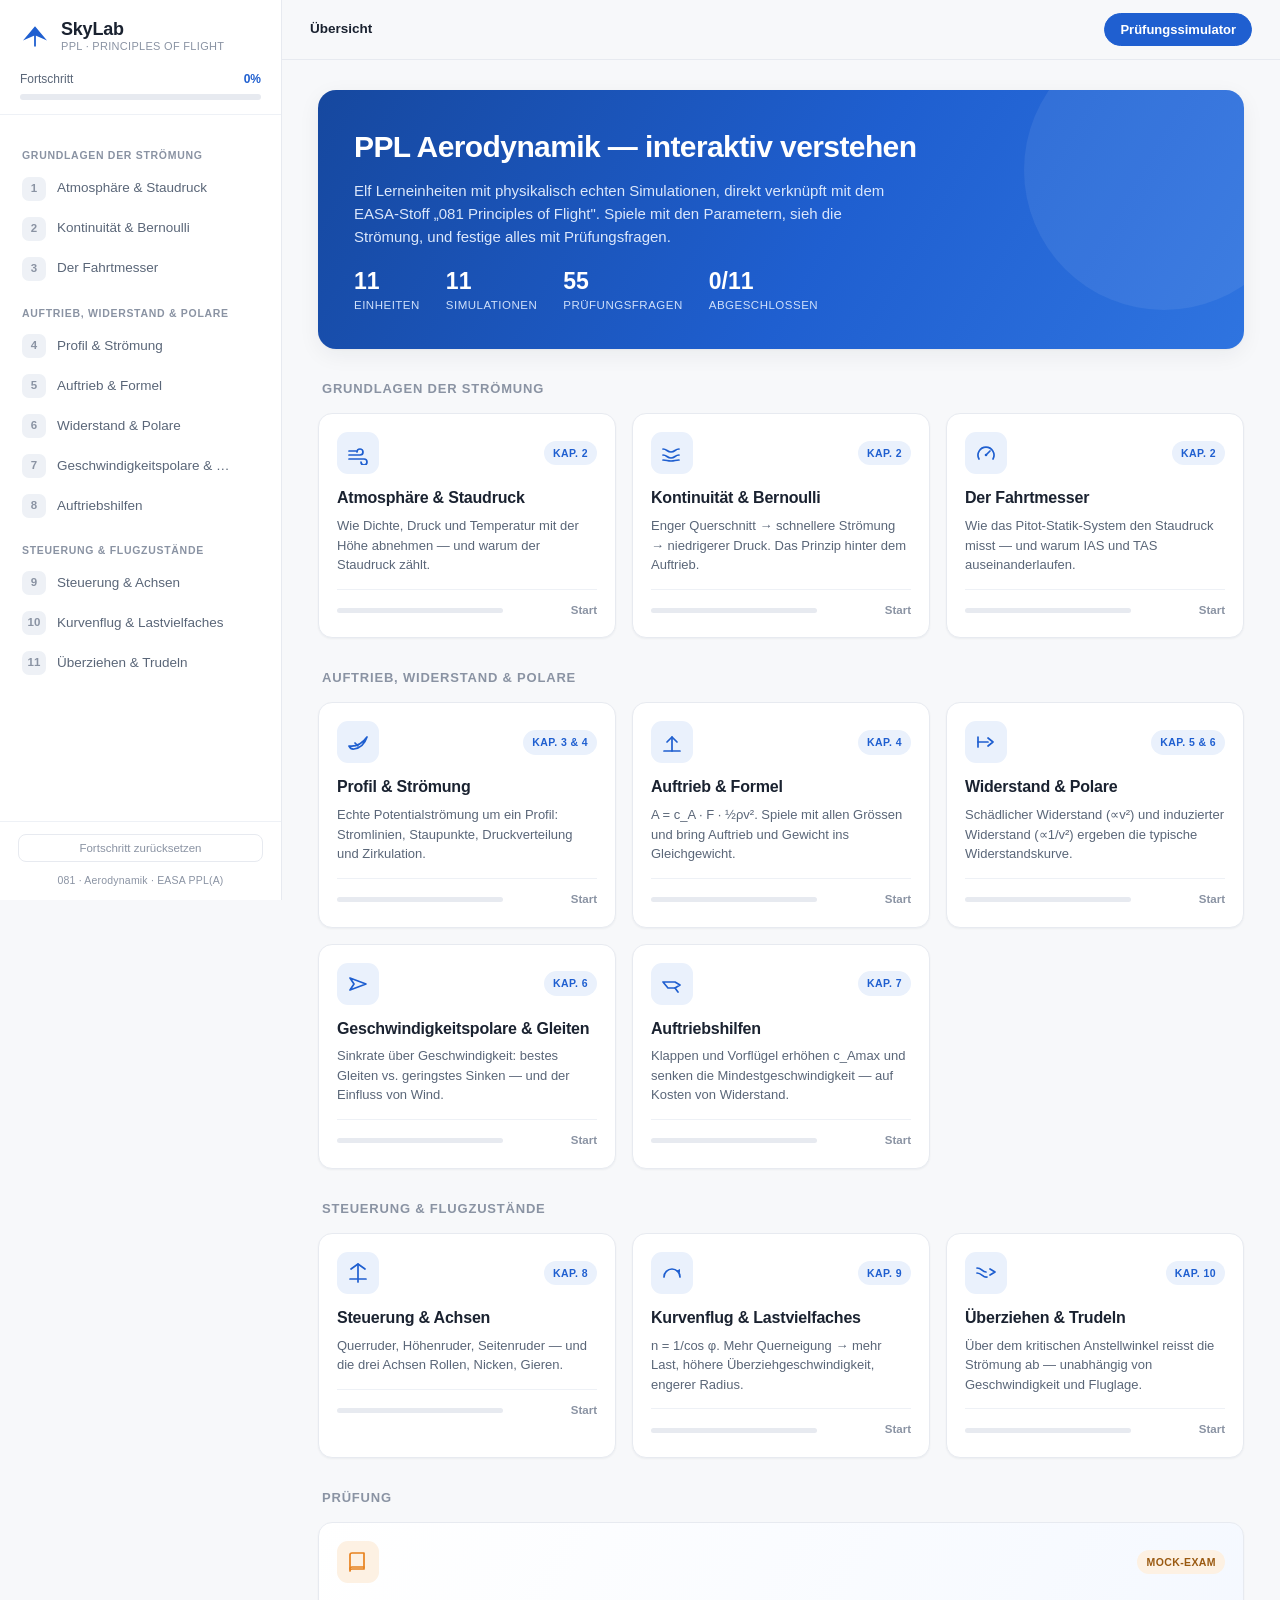
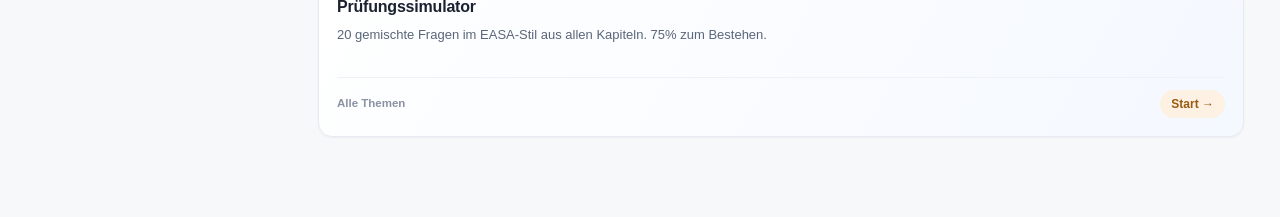
<file: index.html>
<!DOCTYPE html>
<html lang="de">
<head>
<meta charset="utf-8">
<meta name="viewport" content="width=device-width, initial-scale=1">
<title>SkyLab · PPL Aerodynamik — Interaktives Lernsystem</title>
<link rel="preconnect" href="https://fonts.googleapis.com">
<link rel="stylesheet" href="css/style.css">
</head>
<body>
<div id="app">
  <!-- Sidebar -->
  <aside id="sidebar">
    <div class="brand" id="brandHome" title="Zur Übersicht">
      <span class="brand-mark" aria-hidden="true">
        <svg viewBox="0 0 40 40" width="30" height="30"><path d="M4 26 L20 7 L36 26 L20 19 Z" fill="currentColor"/><path d="M20 19 L20 33" stroke="currentColor" stroke-width="2.4" stroke-linecap="round"/></svg>
      </span>
      <span class="brand-text"><b>SkyLab</b><small>PPL · Principles of Flight</small></span>
    </div>
    <div class="overall-progress">
      <div class="op-row"><span>Fortschritt</span><span id="overallPct">0%</span></div>
      <div class="op-bar"><i id="overallBar"></i></div>
    </div>
    <nav id="nav"></nav>
    <div class="side-foot">
      <button id="resetBtn" class="ghost-btn" title="Fortschritt zurücksetzen">Fortschritt zurücksetzen</button>
      <div class="src">081 · Aerodynamik · EASA PPL(A)</div>
    </div>
  </aside>

  <!-- Main -->
  <main id="main">
    <header id="topbar">
      <button id="menuToggle" class="icon-btn" aria-label="Menü">☰</button>
      <div id="crumb"></div>
      <div class="top-actions">
        <button id="examBtn" class="pill-btn accent">Prüfungssimulator</button>
      </div>
    </header>
    <div id="view"></div>
  </main>
</div>

<!-- Module loader. Loads core + units in order. On http(s) a cache-buster
     guarantees the freshest code; on file:// it loads plain paths so that
     opening index.html directly keeps working. -->
<script>
(function(){
  var files=[
    'js/core/physics.js','js/core/plot.js','js/core/scene.js','js/core/ui.js',
    'js/core/quiz.js','js/core/app.js',
    'js/units/u01_atmosphere.js','js/units/u02_bernoulli.js','js/units/u03_airspeed.js',
    'js/units/u04_airfoil.js','js/units/u05_lift.js','js/units/u06_drag.js',
    'js/units/u07_glide.js','js/units/u08_highlift.js','js/units/u09_controls.js',
    'js/units/u10_turn.js','js/units/u11_stall.js'
  ];
  var bust = (location.protocol.indexOf('http')===0) ? ('?v='+Date.now()) : '';
  var i=0;
  (function next(){
    if(i>=files.length){ App.boot(); return; }
    var s=document.createElement('script');
    s.src=files[i++]+bust; s.async=false;
    s.onload=next;
    s.onerror=function(){ console.error('Laden fehlgeschlagen:', s.src); next(); };
    document.head.appendChild(s);
  })();
})();
</script>
</body>
</html>
</file>
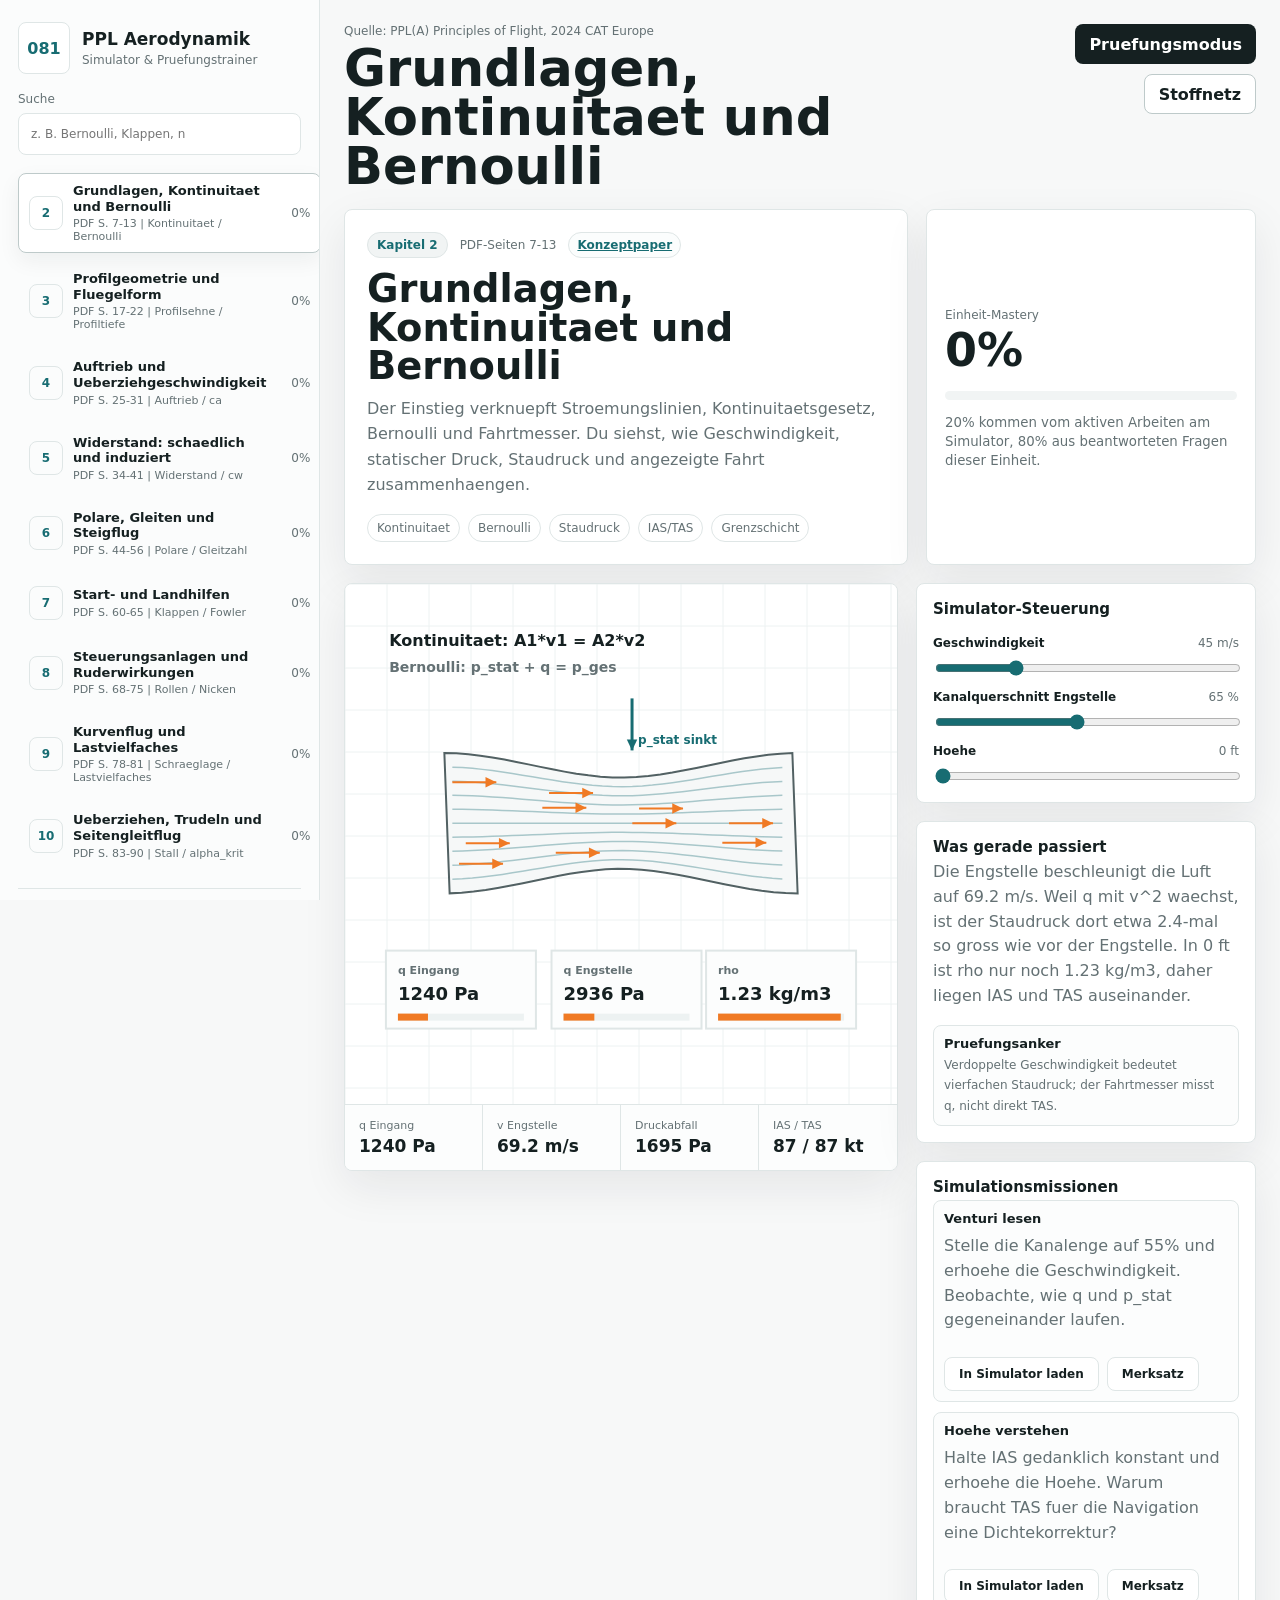
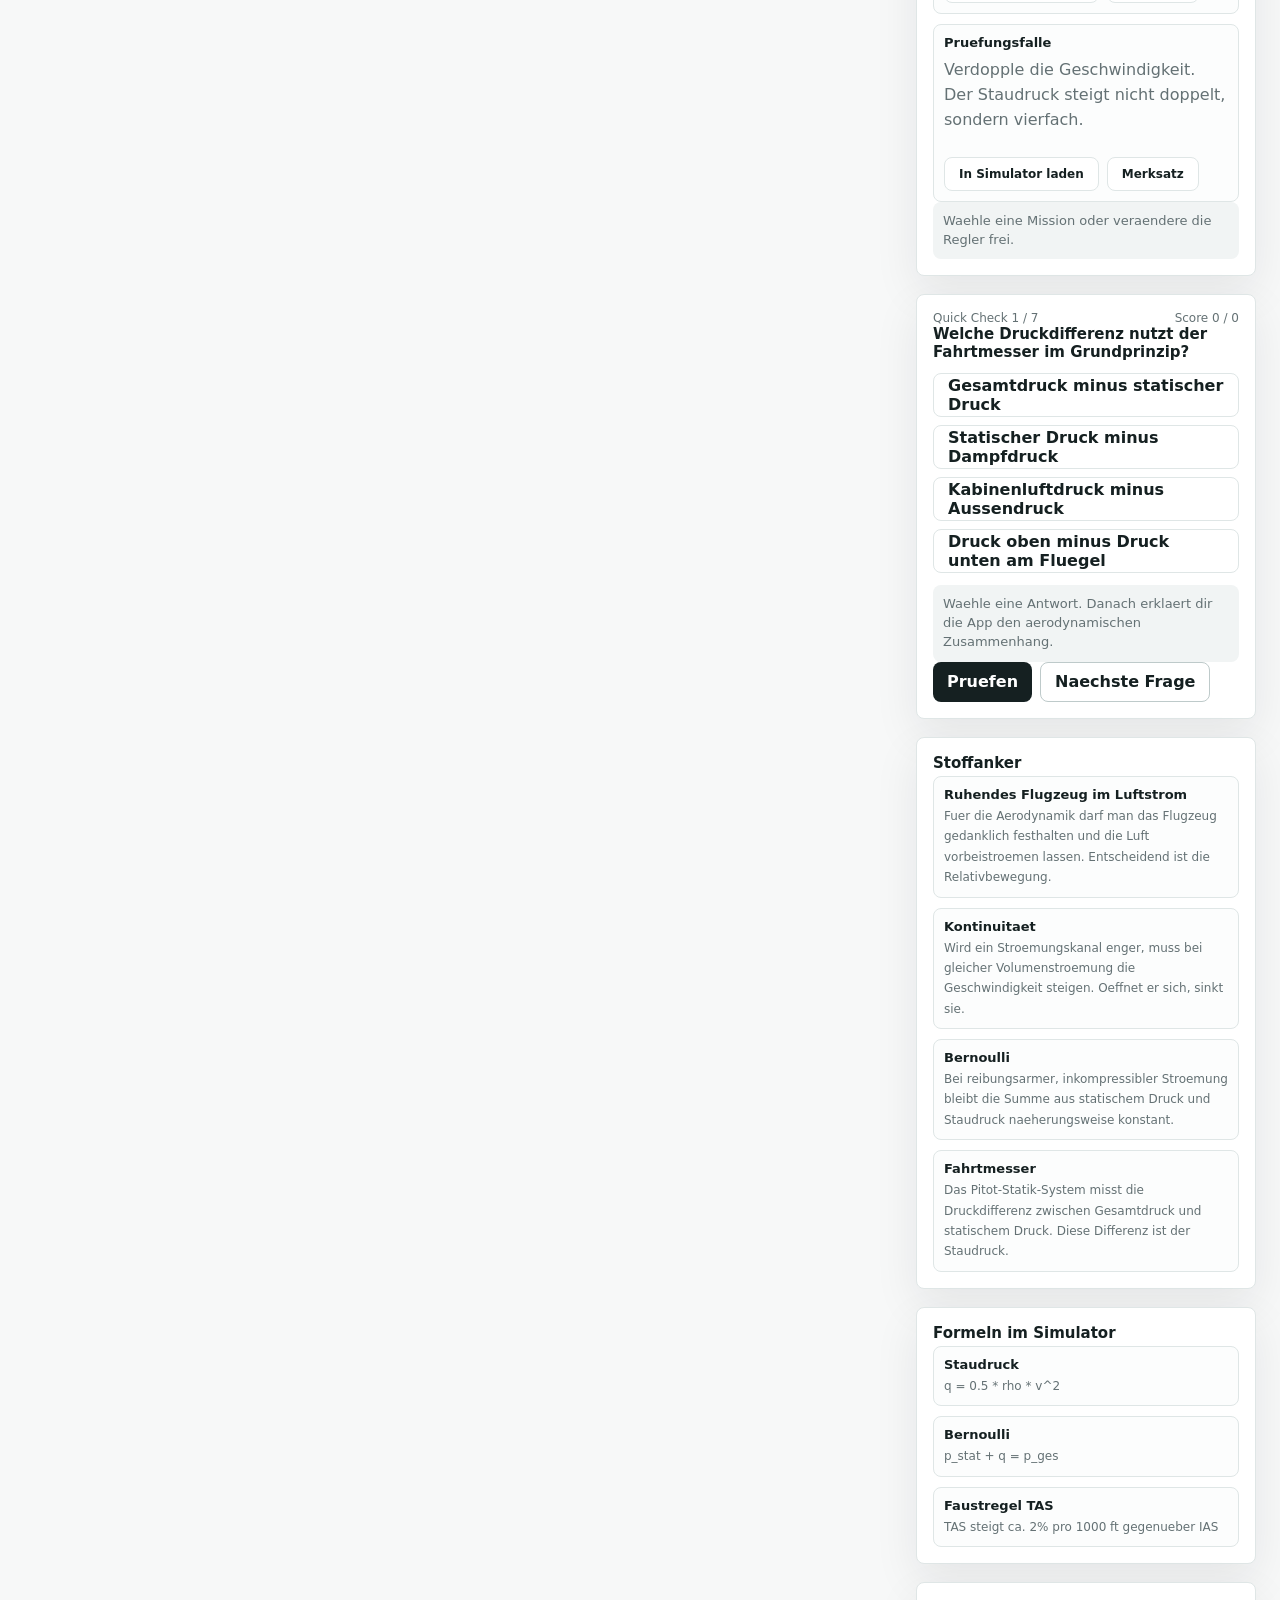
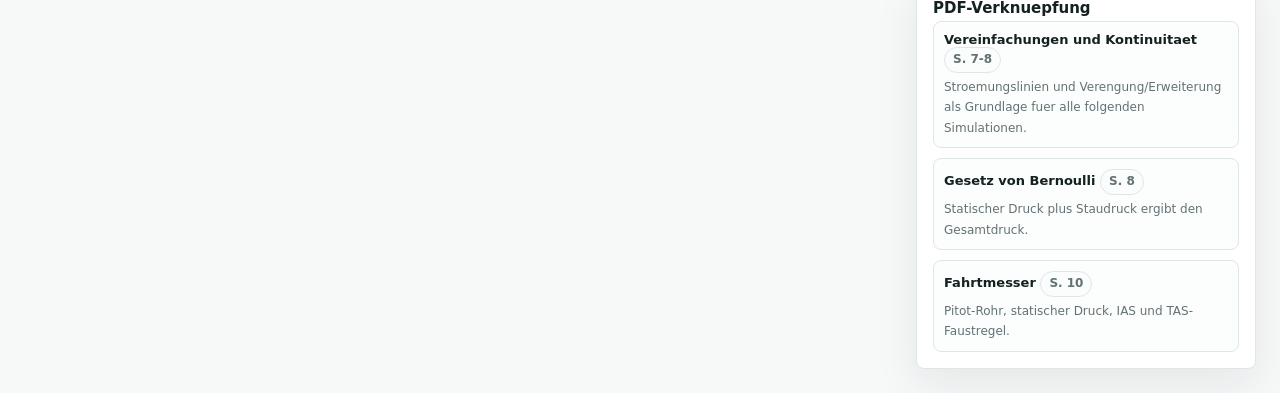
<file: legacy/index.html>
<!doctype html>
<html lang="de">
  <head>
    <meta charset="utf-8">
    <meta name="viewport" content="width=device-width, initial-scale=1">
    <title>PPL Aerodynamik Simulator</title>
    <link rel="stylesheet" href="styles.css">
  </head>
  <body>
    <div class="app-shell">
      <aside class="sidebar" aria-label="Lerneinheiten">
        <div class="brand">
          <div class="mark" aria-hidden="true">081</div>
          <div>
            <strong>PPL Aerodynamik</strong>
            <span>Simulator & Pruefungstrainer</span>
          </div>
        </div>
        <label class="search">
          <span>Suche</span>
          <input id="searchInput" type="search" placeholder="z. B. Bernoulli, Klappen, n">
        </label>
        <nav id="unitNav" class="unit-nav"></nav>
        <div class="sidebar-footer">
          <div class="progress-mini">
            <span>Gesamtmastery</span>
            <strong id="overallMastery">0%</strong>
          </div>
          <button id="resetProgress" class="ghost-button" type="button">Fortschritt reset</button>
        </div>
      </aside>

      <main class="main">
        <header class="topbar">
          <div>
            <p class="eyebrow">Quelle: PPL(A) Principles of Flight, 2024 CAT Europe</p>
            <h1 id="appTitle">Interaktives Simulationssystem</h1>
          </div>
          <div class="top-actions">
            <button id="examButton" class="primary-button" type="button">Pruefungsmodus</button>
            <button id="atlasButton" class="secondary-button" type="button">Stoffnetz</button>
          </div>
        </header>

        <section id="unitView" class="unit-view" aria-live="polite"></section>
      </main>
    </div>

    <div id="modalRoot"></div>
    <script src="content.js"></script>
    <script src="app.js"></script>
  </body>
</html>
</file>
<file: css/style.css>
/* ============================================================
   SkyLab — PPL Aerodynamik. Light, minimalist design system.
   ============================================================ */
:root{
  --bg:#f7f8fa;
  --panel:#ffffff;
  --ink:#1a2230;
  --ink-2:#5a6678;
  --ink-3:#8a93a3;
  --line:#e7eaf0;
  --line-2:#eef1f6;
  --accent:#1f5fd0;        /* aviation blue */
  --accent-soft:#eaf1fc;
  --accent-ink:#16489f;
  --orange:#e8821e;
  --orange-soft:#fdf1e3;
  --green:#1f9d6b;
  --green-soft:#e8f6ef;
  --red:#d8533f;
  --red-soft:#fbece8;
  --radius:14px;
  --radius-s:10px;
  --shadow:0 1px 2px rgba(20,30,50,.04), 0 6px 22px rgba(20,30,50,.06);
  --shadow-s:0 1px 2px rgba(20,30,50,.05);
  --mono:"SF Mono",ui-monospace,"Roboto Mono",Menlo,Consolas,monospace;
  --sans:-apple-system,BlinkMacSystemFont,"Segoe UI",Roboto,Helvetica,Arial,sans-serif;
}
*{box-sizing:border-box}
html,body{margin:0;height:100%}
body{
  font-family:var(--sans);
  color:var(--ink);
  background:var(--bg);
  -webkit-font-smoothing:antialiased;
  font-size:15px;
  line-height:1.55;
}
#app{display:flex;min-height:100vh}
button{font-family:inherit;cursor:pointer}
a{color:var(--accent);text-decoration:none}

/* ---------- Sidebar ---------- */
#sidebar{
  width:282px;flex:0 0 282px;
  background:var(--panel);
  border-right:1px solid var(--line);
  display:flex;flex-direction:column;
  position:sticky;top:0;height:100vh;
}
.brand{display:flex;align-items:center;gap:11px;padding:20px 20px 14px;cursor:pointer}
.brand-mark{color:var(--accent);display:flex}
.brand-text{display:flex;flex-direction:column;line-height:1.1}
.brand-text b{font-size:18px;letter-spacing:-.2px}
.brand-text small{color:var(--ink-3);font-size:11px;letter-spacing:.3px;text-transform:uppercase}
.overall-progress{padding:4px 20px 14px;margin:0 0 6px;border-bottom:1px solid var(--line-2)}
.op-row{display:flex;justify-content:space-between;font-size:12px;color:var(--ink-2);margin-bottom:6px}
.op-row span:last-child{font-weight:700;color:var(--accent)}
.op-bar{height:6px;background:var(--line);border-radius:99px;overflow:hidden}
.op-bar i{display:block;height:100%;width:0;background:linear-gradient(90deg,var(--accent),#3f86f0);border-radius:99px;transition:width .5s cubic-bezier(.2,.7,.2,1)}
#nav{flex:1;overflow-y:auto;padding:10px 12px 18px}
.nav-group{margin:6px 0 2px}
.nav-group-label{font-size:10.5px;text-transform:uppercase;letter-spacing:.7px;color:var(--ink-3);padding:10px 10px 5px;font-weight:700}
.nav-item{
  display:flex;align-items:center;gap:11px;
  padding:8px 10px;border-radius:var(--radius-s);
  color:var(--ink-2);font-size:13.5px;font-weight:500;
  user-select:none;position:relative;
}
.nav-item:hover{background:var(--line-2);color:var(--ink)}
.nav-item.active{background:var(--accent-soft);color:var(--accent-ink);font-weight:650}
.nav-num{
  flex:0 0 24px;width:24px;height:24px;border-radius:7px;
  display:grid;place-items:center;font-size:11.5px;font-weight:700;
  background:var(--line-2);color:var(--ink-3);
}
.nav-item.active .nav-num{background:var(--accent);color:#fff}
.nav-item.done .nav-num{background:var(--green-soft);color:var(--green)}
.nav-item.active.done .nav-num{background:var(--green);color:#fff}
.nav-title{flex:1;overflow:hidden;text-overflow:ellipsis;white-space:nowrap}
.nav-check{font-size:11px;color:var(--green);opacity:0}
.nav-item.done .nav-check{opacity:1}
.side-foot{padding:12px 18px;border-top:1px solid var(--line-2)}
.ghost-btn{background:none;border:1px solid var(--line);color:var(--ink-3);font-size:11.5px;padding:7px 10px;border-radius:8px;width:100%}
.ghost-btn:hover{border-color:var(--ink-3);color:var(--ink-2)}
.src{font-size:10.5px;color:var(--ink-3);margin-top:10px;text-align:center;letter-spacing:.2px}

/* ---------- Main ---------- */
#main{flex:1;min-width:0;display:flex;flex-direction:column}
#topbar{
  height:60px;flex:0 0 60px;
  display:flex;align-items:center;gap:14px;
  padding:0 28px;border-bottom:1px solid var(--line);
  background:rgba(247,248,250,.85);backdrop-filter:saturate(1.4) blur(8px);
  position:sticky;top:0;z-index:20;
}
.icon-btn{display:none;background:none;border:none;font-size:20px;color:var(--ink-2)}
#crumb{font-size:13.5px;color:var(--ink-2);font-weight:500;flex:1}
#crumb b{color:var(--ink)}
.top-actions{display:flex;gap:10px}
.pill-btn{border:1px solid var(--line);background:var(--panel);color:var(--ink-2);padding:8px 15px;border-radius:99px;font-size:13px;font-weight:600}
.pill-btn:hover{border-color:var(--ink-3)}
.pill-btn.accent{background:var(--accent);color:#fff;border-color:var(--accent)}
.pill-btn.accent:hover{background:var(--accent-ink)}
#view{flex:1;overflow-y:auto;padding:30px 36px 80px}
.wrap{max-width:1080px;margin:0 auto}

/* ---------- Dashboard ---------- */
.hero{
  background:linear-gradient(120deg,#16489f 0%,#1f5fd0 55%,#2f74e0 100%);
  color:#fff;border-radius:18px;padding:34px 36px;position:relative;overflow:hidden;
  box-shadow:var(--shadow);
}
.hero::after{content:"";position:absolute;right:-60px;top:-60px;width:280px;height:280px;border-radius:50%;background:rgba(255,255,255,.07)}
.hero h1{margin:0 0 8px;font-size:30px;letter-spacing:-.6px}
.hero p{margin:0;max-width:560px;color:#dbe7fb;font-size:15px}
.hero .hero-meta{display:flex;gap:26px;margin-top:22px;position:relative;z-index:2}
.hero .hm{display:flex;flex-direction:column}
.hero .hm b{font-size:23px;line-height:1}
.hero .hm span{font-size:11.5px;color:#cfe0fa;text-transform:uppercase;letter-spacing:.5px;margin-top:4px}

.section-title{font-size:13px;text-transform:uppercase;letter-spacing:.8px;color:var(--ink-3);font-weight:700;margin:30px 4px 14px}
.cards{display:grid;grid-template-columns:repeat(auto-fill,minmax(258px,1fr));gap:16px}
.ucard{
  background:var(--panel);border:1px solid var(--line);border-radius:var(--radius);
  padding:18px;cursor:pointer;transition:.16s;position:relative;overflow:hidden;
  box-shadow:var(--shadow-s);
}
.ucard:hover{transform:translateY(-2px);box-shadow:var(--shadow);border-color:#d7deea}
.ucard .uc-top{display:flex;align-items:center;justify-content:space-between;margin-bottom:12px}
.uc-badge{font-size:10.5px;font-weight:700;letter-spacing:.4px;text-transform:uppercase;color:var(--accent);background:var(--accent-soft);padding:4px 9px;border-radius:99px}
.uc-ico{width:42px;height:42px;border-radius:11px;background:var(--accent-soft);display:grid;place-items:center;color:var(--accent)}
.uc-ico svg{width:24px;height:24px}
.ucard h3{margin:2px 0 5px;font-size:16px;letter-spacing:-.2px}
.ucard p{margin:0;color:var(--ink-2);font-size:13px;line-height:1.5;min-height:38px}
.uc-foot{display:flex;align-items:center;justify-content:space-between;margin-top:14px;padding-top:12px;border-top:1px solid var(--line-2)}
.uc-foot .mini-bar{height:5px;width:64%;background:var(--line);border-radius:99px;overflow:hidden}
.uc-foot .mini-bar i{display:block;height:100%;background:var(--green);width:0;border-radius:99px}
.uc-foot .status{font-size:11.5px;color:var(--ink-3);font-weight:600}
.uc-foot .status.done{color:var(--green)}

/* ---------- Unit view ---------- */
.unit-head{margin-bottom:18px}
.unit-head .eyebrow{font-size:12px;font-weight:700;letter-spacing:.5px;color:var(--accent);text-transform:uppercase}
.unit-head h1{margin:4px 0 6px;font-size:27px;letter-spacing:-.5px}
.unit-head p{margin:0;color:var(--ink-2);max-width:680px}
.tabs{display:flex;gap:4px;margin:20px 0 22px;border-bottom:1px solid var(--line)}
.tab{padding:10px 16px;font-size:13.5px;font-weight:600;color:var(--ink-3);border-bottom:2px solid transparent;margin-bottom:-1px}
.tab:hover{color:var(--ink-2)}
.tab.active{color:var(--accent);border-color:var(--accent)}
.tab .dot{display:inline-block;width:6px;height:6px;border-radius:50%;background:var(--green);margin-left:6px;vertical-align:middle;opacity:0}
.tab.complete .dot{opacity:1}

/* layout: sim + side theory */
.lab{display:grid;grid-template-columns:1fr 340px;gap:22px;align-items:start}
@media(max-width:1100px){.lab{grid-template-columns:1fr}}
.panel{background:var(--panel);border:1px solid var(--line);border-radius:var(--radius);box-shadow:var(--shadow-s)}
.sim-stage{padding:0;overflow:hidden}
.sim-canvas-wrap{position:relative;background:#fbfcfe;border-bottom:1px solid var(--line-2)}
canvas{display:block;width:100%}
.sim-controls{padding:16px 18px}
.sim-controls h4{margin:0 0 12px;font-size:12px;text-transform:uppercase;letter-spacing:.6px;color:var(--ink-3)}
.ctrl{margin-bottom:15px}
.ctrl:last-child{margin-bottom:0}
.ctrl-row{display:flex;justify-content:space-between;align-items:baseline;margin-bottom:6px}
.ctrl-row label{font-size:13px;font-weight:600;color:var(--ink)}
.ctrl-row .val{font-family:var(--mono);font-size:12.5px;color:var(--accent);font-weight:600;background:var(--accent-soft);padding:1px 7px;border-radius:6px}
input[type=range]{
  -webkit-appearance:none;appearance:none;width:100%;height:5px;border-radius:99px;
  background:var(--line);outline:none;margin:4px 0;
}
input[type=range]::-webkit-slider-thumb{
  -webkit-appearance:none;width:17px;height:17px;border-radius:50%;
  background:#fff;border:2px solid var(--accent);box-shadow:0 1px 3px rgba(0,0,0,.18);cursor:pointer;
}
input[type=range]::-moz-range-thumb{width:15px;height:15px;border-radius:50%;background:#fff;border:2px solid var(--accent);cursor:pointer}
.seg{display:flex;gap:6px;flex-wrap:wrap}
.seg button{border:1px solid var(--line);background:var(--panel);color:var(--ink-2);padding:6px 11px;border-radius:8px;font-size:12.5px;font-weight:600}
.seg button.on{background:var(--accent);color:#fff;border-color:var(--accent)}
.chk{display:flex;align-items:center;gap:9px;font-size:13px;color:var(--ink);cursor:pointer;padding:4px 0}
.chk input{width:16px;height:16px;accent-color:var(--accent)}
.btn{border:1px solid var(--accent);background:var(--accent);color:#fff;padding:9px 14px;border-radius:9px;font-size:13px;font-weight:600}
.btn.sec{background:var(--panel);color:var(--accent)}
.btn:hover{filter:brightness(.97)}

/* readouts */
.readouts{display:grid;grid-template-columns:repeat(auto-fit,minmax(96px,1fr));gap:1px;background:var(--line-2);border-top:1px solid var(--line-2)}
.ro{background:var(--panel);padding:11px 13px}
.ro .k{font-size:10.5px;text-transform:uppercase;letter-spacing:.4px;color:var(--ink-3);font-weight:600}
.ro .v{font-family:var(--mono);font-size:17px;font-weight:600;color:var(--ink);margin-top:2px}
.ro .v small{font-size:11px;color:var(--ink-3);font-weight:500}
.ro.alert .v{color:var(--red)}
.ro.good .v{color:var(--green)}

/* theory side */
.theory-side{display:flex;flex-direction:column;gap:14px}
.tcard{background:var(--panel);border:1px solid var(--line);border-radius:var(--radius);padding:16px 17px;box-shadow:var(--shadow-s)}
.tcard h4{margin:0 0 8px;font-size:14px;display:flex;align-items:center;gap:8px}
.tcard h4 .ti{width:22px;height:22px;border-radius:6px;background:var(--accent-soft);color:var(--accent);display:grid;place-items:center;font-size:13px;flex:0 0 22px}
.tcard p{margin:0 0 9px;font-size:13.2px;color:var(--ink-2);line-height:1.6}
.tcard p:last-child{margin-bottom:0}
.tcard b,.tcard strong{color:var(--ink);font-weight:650}
.formula{font-family:var(--mono);background:var(--bg);border:1px solid var(--line);border-radius:9px;padding:11px 13px;font-size:13.5px;color:var(--ink);text-align:center;margin:8px 0;letter-spacing:.2px}
.formula .var{color:var(--accent);font-weight:700}
.kfacts{list-style:none;margin:0;padding:0}
.kfacts li{font-size:13px;color:var(--ink-2);padding:6px 0 6px 22px;position:relative;border-bottom:1px solid var(--line-2)}
.kfacts li:last-child{border-bottom:none}
.kfacts li::before{content:"";position:absolute;left:4px;top:12px;width:7px;height:7px;border-radius:50%;background:var(--accent)}
.callout{background:var(--orange-soft);border:1px solid #f3d9b8;border-radius:10px;padding:11px 13px;font-size:12.8px;color:#8a5314;display:flex;gap:9px}
.callout b{color:#6f3f0a}
.callout .ci{flex:0 0 auto}
.tag{display:inline-block;font-size:10.5px;font-weight:700;letter-spacing:.3px;color:var(--accent);background:var(--accent-soft);padding:2px 8px;border-radius:99px;margin-bottom:8px;text-transform:uppercase}

/* prose (theory tab) */
.prose{max-width:760px}
.prose h2{font-size:20px;margin:26px 0 10px;letter-spacing:-.3px}
.prose h3{font-size:15.5px;margin:20px 0 8px;color:var(--accent-ink)}
.prose p{margin:0 0 12px;color:var(--ink-2)}
.prose .formula{max-width:420px;text-align:center}
.figrow{display:grid;grid-template-columns:1fr 1fr;gap:14px;margin:14px 0}
@media(max-width:680px){.figrow{grid-template-columns:1fr}}

/* ---------- Quiz ---------- */
.quiz{max-width:720px;margin:0 auto}
.quiz-head{display:flex;justify-content:space-between;align-items:center;margin-bottom:16px}
.quiz-head .qprog{font-size:13px;color:var(--ink-3);font-weight:600}
.qbar{height:6px;background:var(--line);border-radius:99px;overflow:hidden;margin-bottom:24px}
.qbar i{display:block;height:100%;background:var(--accent);width:0;border-radius:99px;transition:width .35s}
.qcard{background:var(--panel);border:1px solid var(--line);border-radius:var(--radius);padding:24px 26px;box-shadow:var(--shadow-s)}
.qcard .qnum{font-size:12px;color:var(--ink-3);font-weight:700;text-transform:uppercase;letter-spacing:.5px}
.qcard .qtext{font-size:17px;font-weight:600;margin:8px 0 18px;line-height:1.45}
.choices{display:flex;flex-direction:column;gap:10px}
.choice{
  border:1.5px solid var(--line);border-radius:11px;padding:13px 15px;font-size:14px;
  display:flex;gap:11px;align-items:flex-start;transition:.12s;color:var(--ink);background:var(--panel);
}
.choice:hover{border-color:var(--accent);background:var(--accent-soft)}
.choice .ck{flex:0 0 22px;width:22px;height:22px;border-radius:7px;border:1.5px solid var(--line);display:grid;place-items:center;font-size:12px;font-weight:700;color:var(--ink-3)}
.choice.correct{border-color:var(--green);background:var(--green-soft)}
.choice.correct .ck{background:var(--green);color:#fff;border-color:var(--green)}
.choice.wrong{border-color:var(--red);background:var(--red-soft)}
.choice.wrong .ck{background:var(--red);color:#fff;border-color:var(--red)}
.choice.disabled{pointer-events:none}
.explain{margin-top:16px;padding:14px 15px;border-radius:11px;background:var(--bg);border:1px solid var(--line);font-size:13.5px;color:var(--ink-2);display:none}
.explain.show{display:block}
.explain b{color:var(--ink)}
.explain .ex-tag{font-weight:700;font-size:11.5px;text-transform:uppercase;letter-spacing:.4px;margin-right:7px}
.explain.ok .ex-tag{color:var(--green)}
.explain.no .ex-tag{color:var(--red)}
.quiz-foot{display:flex;justify-content:space-between;margin-top:18px}
.quiz-result{text-align:center;padding:30px}
.score-ring{width:140px;height:140px;margin:0 auto 18px}
.quiz-result h2{font-size:24px;margin:0 0 6px}
.quiz-result p{color:var(--ink-2);margin:0 0 20px}

/* badges, chips */
.chip{display:inline-flex;align-items:center;gap:6px;font-size:12px;font-weight:600;padding:5px 11px;border-radius:99px;background:var(--line-2);color:var(--ink-2)}
.chip.blue{background:var(--accent-soft);color:var(--accent-ink)}
.chip.green{background:var(--green-soft);color:var(--green)}
.chip.orange{background:var(--orange-soft);color:#9a5a12}

.legend{display:flex;flex-wrap:wrap;gap:14px;padding:10px 16px;font-size:12px;color:var(--ink-2);border-top:1px solid var(--line-2)}
.legend span{display:inline-flex;align-items:center;gap:6px}
.legend i{width:14px;height:3px;border-radius:2px;display:inline-block}
.legend i.dot{width:9px;height:9px;border-radius:50%}

.hint{font-size:12px;color:var(--ink-3);margin-top:8px;line-height:1.5}
.divider{height:1px;background:var(--line-2);margin:14px 0}

/* responsive */
@media(max-width:920px){
  #sidebar{position:fixed;z-index:50;transform:translateX(-100%);transition:.25s;box-shadow:var(--shadow)}
  #sidebar.open{transform:none}
  .icon-btn{display:block}
  #view{padding:22px 18px 70px}
}

/* utility */
.muted{color:var(--ink-3)}
.center{text-align:center}
.mt0{margin-top:0}
.nowrap{white-space:nowrap}
.flash{animation:flash .5s}
@keyframes flash{0%{background:var(--accent-soft)}100%{background:transparent}}
</file>
<file: legacy/styles.css>
:root {
  color-scheme: light;
  --bg: #f7f8f8;
  --surface: #ffffff;
  --surface-2: #f1f4f4;
  --ink: #152021;
  --muted: #647174;
  --line: #dfe6e6;
  --line-strong: #becaca;
  --accent: #f07a24;
  --accent-2: #176c72;
  --good: #16845b;
  --warn: #b46a00;
  --bad: #b42318;
  --shadow: 0 16px 45px rgba(23, 31, 32, 0.08);
  --radius: 8px;
  font-family: Inter, ui-sans-serif, system-ui, -apple-system, BlinkMacSystemFont, "Segoe UI", sans-serif;
}

* {
  box-sizing: border-box;
}

body {
  margin: 0;
  min-height: 100vh;
  background: var(--bg);
  color: var(--ink);
}

button,
input,
select {
  font: inherit;
}

button {
  border: 0;
  cursor: pointer;
}

.app-shell {
  display: grid;
  grid-template-columns: 320px minmax(0, 1fr);
  min-height: 100vh;
}

.sidebar {
  position: sticky;
  top: 0;
  display: flex;
  flex-direction: column;
  gap: 18px;
  height: 100vh;
  padding: 22px 18px;
  background: #fbfcfc;
  border-right: 1px solid var(--line);
  overflow: auto;
}

.brand {
  display: grid;
  grid-template-columns: 52px 1fr;
  gap: 12px;
  align-items: center;
}

.brand strong {
  display: block;
  font-size: 17px;
  line-height: 1.2;
}

.brand span {
  display: block;
  margin-top: 3px;
  color: var(--muted);
  font-size: 12px;
}

.mark {
  display: grid;
  place-items: center;
  width: 52px;
  height: 52px;
  border: 1px solid var(--line);
  border-radius: var(--radius);
  background: var(--surface);
  color: var(--accent-2);
  font-weight: 800;
  letter-spacing: 0;
}

.search {
  display: grid;
  gap: 7px;
  color: var(--muted);
  font-size: 12px;
}

.search input {
  width: 100%;
  min-height: 42px;
  padding: 0 12px;
  border: 1px solid var(--line);
  border-radius: var(--radius);
  background: var(--surface);
  color: var(--ink);
  outline: none;
}

.search input:focus {
  border-color: var(--accent-2);
  box-shadow: 0 0 0 3px rgba(23, 108, 114, 0.12);
}

.unit-nav {
  display: grid;
  gap: 8px;
}

.nav-button {
  display: grid;
  grid-template-columns: 34px 1fr auto;
  gap: 10px;
  align-items: center;
  width: 100%;
  min-height: 56px;
  padding: 9px 10px;
  border: 1px solid transparent;
  border-radius: var(--radius);
  background: transparent;
  color: var(--ink);
  text-align: left;
}

.nav-button:hover {
  background: var(--surface-2);
}

.nav-button.active {
  border-color: var(--line-strong);
  background: var(--surface);
  box-shadow: 0 8px 22px rgba(19, 32, 32, 0.06);
}

.nav-index {
  display: grid;
  place-items: center;
  width: 34px;
  height: 34px;
  border: 1px solid var(--line);
  border-radius: var(--radius);
  color: var(--accent-2);
  font-size: 12px;
  font-weight: 800;
}

.nav-text strong {
  display: block;
  font-size: 13px;
  line-height: 1.2;
}

.nav-text span {
  display: block;
  margin-top: 3px;
  color: var(--muted);
  font-size: 11px;
}

.nav-score {
  min-width: 34px;
  color: var(--muted);
  font-size: 12px;
  text-align: right;
}

.sidebar-footer {
  display: grid;
  gap: 10px;
  margin-top: auto;
  padding-top: 16px;
  border-top: 1px solid var(--line);
}

.progress-mini {
  display: flex;
  justify-content: space-between;
  color: var(--muted);
  font-size: 12px;
}

.progress-mini strong {
  color: var(--ink);
}

.main {
  min-width: 0;
  padding: 24px;
}

.topbar {
  display: flex;
  justify-content: space-between;
  gap: 24px;
  align-items: flex-start;
  max-width: 1460px;
  margin: 0 auto 18px;
}

.eyebrow {
  margin: 0 0 6px;
  color: var(--muted);
  font-size: 12px;
}

h1,
h2,
h3,
p {
  margin-top: 0;
}

h1 {
  margin-bottom: 0;
  font-size: clamp(28px, 4vw, 54px);
  line-height: 0.96;
  letter-spacing: 0;
}

.top-actions {
  display: flex;
  gap: 10px;
  flex-wrap: wrap;
  justify-content: flex-end;
}

.primary-button,
.secondary-button,
.ghost-button,
.small-button,
.option-button {
  min-height: 40px;
  border-radius: var(--radius);
  padding: 0 14px;
  font-weight: 700;
}

.primary-button {
  background: var(--ink);
  color: #fff;
}

.secondary-button {
  border: 1px solid var(--line-strong);
  background: var(--surface);
  color: var(--ink);
}

.ghost-button {
  border: 1px solid var(--line);
  background: transparent;
  color: var(--muted);
}

.small-button {
  min-height: 34px;
  border: 1px solid var(--line);
  background: var(--surface);
  color: var(--ink);
  font-size: 12px;
}

.unit-view {
  max-width: 1460px;
  margin: 0 auto;
}

.unit-header {
  display: grid;
  grid-template-columns: minmax(0, 1fr) 330px;
  gap: 18px;
  align-items: stretch;
  margin-bottom: 18px;
}

.intro-panel,
.mastery-panel,
.sim-panel,
.control-panel,
.knowledge-panel,
.quiz-panel,
.mission-panel,
.formula-panel,
.source-panel,
.atlas-panel,
.exam-modal {
  border: 1px solid var(--line);
  border-radius: var(--radius);
  background: var(--surface);
  box-shadow: var(--shadow);
}

.intro-panel {
  padding: 22px;
}

.intro-top {
  display: flex;
  gap: 12px;
  align-items: center;
  margin-bottom: 12px;
  color: var(--muted);
  font-size: 12px;
}

.chapter-pill {
  display: inline-flex;
  align-items: center;
  min-height: 26px;
  padding: 0 9px;
  border: 1px solid var(--line);
  border-radius: 999px;
  background: var(--surface-2);
  color: var(--accent-2);
  font-weight: 800;
}

.intro-panel h2 {
  margin-bottom: 10px;
  font-size: clamp(26px, 3vw, 44px);
  line-height: 1;
  letter-spacing: 0;
}

.intro-panel p {
  max-width: 860px;
  color: var(--muted);
  line-height: 1.6;
}

.tag-row {
  display: flex;
  gap: 8px;
  flex-wrap: wrap;
  margin-top: 16px;
}

.tag {
  display: inline-flex;
  align-items: center;
  min-height: 28px;
  padding: 0 9px;
  border: 1px solid var(--line);
  border-radius: 999px;
  color: var(--muted);
  font-size: 12px;
}

.mastery-panel {
  display: grid;
  gap: 14px;
  align-content: center;
  padding: 18px;
}

.big-score {
  font-size: 46px;
  font-weight: 850;
  letter-spacing: 0;
}

.meter {
  height: 9px;
  overflow: hidden;
  border-radius: 999px;
  background: var(--surface-2);
}

.meter span {
  display: block;
  height: 100%;
  border-radius: inherit;
  background: linear-gradient(90deg, var(--accent-2), var(--accent));
}

.mastery-panel small {
  color: var(--muted);
  line-height: 1.4;
}

.workspace-grid {
  display: grid;
  grid-template-columns: minmax(0, 1.45fr) minmax(340px, 0.75fr);
  gap: 18px;
  align-items: start;
}

.sim-panel {
  overflow: hidden;
}

.canvas-wrap {
  position: relative;
  min-height: 420px;
  background: linear-gradient(#ffffff, #f7fafa);
}

#simCanvas {
  display: block;
  width: 100%;
  height: 520px;
}

.status-strip {
  display: grid;
  grid-template-columns: repeat(4, minmax(0, 1fr));
  border-top: 1px solid var(--line);
  background: #fcfdfd;
}

.metric {
  min-width: 0;
  padding: 14px;
  border-right: 1px solid var(--line);
}

.metric:last-child {
  border-right: 0;
}

.metric span {
  display: block;
  margin-bottom: 4px;
  color: var(--muted);
  font-size: 11px;
}

.metric strong {
  display: block;
  overflow-wrap: anywhere;
  font-size: 17px;
}

.control-panel {
  display: grid;
  gap: 14px;
  padding: 16px;
}

.control-panel h3,
.knowledge-panel h3,
.quiz-panel h3,
.mission-panel h3,
.formula-panel h3,
.source-panel h3 {
  margin-bottom: 4px;
  font-size: 15px;
}

.control-grid {
  display: grid;
  gap: 12px;
}

.control {
  display: grid;
  gap: 8px;
}

.control-header {
  display: flex;
  justify-content: space-between;
  gap: 10px;
  color: var(--muted);
  font-size: 12px;
}

.control-header strong {
  color: var(--ink);
}

input[type="range"] {
  width: 100%;
  accent-color: var(--accent-2);
}

select {
  min-height: 40px;
  width: 100%;
  padding: 0 10px;
  border: 1px solid var(--line);
  border-radius: var(--radius);
  background: var(--surface);
  color: var(--ink);
}

.stack {
  display: grid;
  gap: 18px;
}

.knowledge-panel,
.quiz-panel,
.mission-panel,
.formula-panel,
.source-panel {
  padding: 16px;
}

.knowledge-panel p,
.formula-panel p,
.source-panel p,
.mission-panel p,
.quiz-panel p {
  color: var(--muted);
  line-height: 1.55;
}

.concept-list,
.formula-list,
.source-list,
.mission-list {
  display: grid;
  gap: 10px;
  margin: 0;
  padding: 0;
  list-style: none;
}

.concept-list li,
.formula-list li,
.source-list li,
.mission {
  padding: 10px;
  border: 1px solid var(--line);
  border-radius: var(--radius);
  background: #fcfdfd;
}

.concept-list strong,
.formula-list strong,
.source-list strong {
  display: block;
  margin-bottom: 3px;
  font-size: 13px;
}

.concept-list span,
.formula-list span,
.source-list span {
  color: var(--muted);
  font-size: 12px;
  line-height: 1.45;
}

.mission {
  display: grid;
  gap: 8px;
}

.mission strong {
  font-size: 13px;
}

.mission-actions {
  display: flex;
  gap: 8px;
  flex-wrap: wrap;
}

.quiz-meta {
  display: flex;
  justify-content: space-between;
  gap: 12px;
  color: var(--muted);
  font-size: 12px;
}

.option-list {
  display: grid;
  gap: 8px;
  margin: 12px 0;
}

.option-button {
  display: block;
  width: 100%;
  min-height: 44px;
  border: 1px solid var(--line);
  background: var(--surface);
  color: var(--ink);
  text-align: left;
  font-weight: 600;
}

.option-button:hover {
  background: var(--surface-2);
}

.option-button.selected {
  border-color: var(--accent-2);
  box-shadow: inset 0 0 0 1px var(--accent-2);
}

.option-button.correct {
  border-color: rgba(22, 132, 91, 0.55);
  background: rgba(22, 132, 91, 0.08);
}

.option-button.wrong {
  border-color: rgba(180, 35, 24, 0.55);
  background: rgba(180, 35, 24, 0.08);
}

.feedback {
  min-height: 36px;
  padding: 10px;
  border-radius: var(--radius);
  background: var(--surface-2);
  color: var(--muted);
  font-size: 13px;
  line-height: 1.45;
}

.feedback.good {
  color: var(--good);
  background: rgba(22, 132, 91, 0.09);
}

.feedback.bad {
  color: var(--bad);
  background: rgba(180, 35, 24, 0.09);
}

.quiz-actions {
  display: flex;
  gap: 8px;
  flex-wrap: wrap;
}

.source-chip {
  display: inline-flex;
  min-height: 26px;
  align-items: center;
  padding: 0 8px;
  border: 1px solid var(--line);
  border-radius: 999px;
  color: var(--accent-2);
  background: #fbfdfd;
  font-size: 12px;
  font-weight: 800;
}

.modal-backdrop {
  position: fixed;
  inset: 0;
  display: grid;
  place-items: center;
  padding: 22px;
  background: rgba(13, 19, 20, 0.42);
  z-index: 20;
}

.exam-modal {
  width: min(920px, 100%);
  max-height: min(820px, calc(100vh - 44px));
  overflow: auto;
  padding: 18px;
}

.modal-top {
  display: flex;
  justify-content: space-between;
  gap: 16px;
  align-items: flex-start;
  margin-bottom: 12px;
}

.modal-top h2 {
  margin-bottom: 4px;
  font-size: 28px;
}

.exam-progress {
  display: grid;
  gap: 8px;
  margin: 14px 0;
}

.result-grid {
  display: grid;
  grid-template-columns: repeat(3, 1fr);
  gap: 10px;
}

.result-tile {
  padding: 14px;
  border: 1px solid var(--line);
  border-radius: var(--radius);
  background: #fcfdfd;
}

.result-tile span {
  color: var(--muted);
  font-size: 12px;
}

.result-tile strong {
  display: block;
  margin-top: 5px;
  font-size: 24px;
}

.atlas-grid {
  display: grid;
  grid-template-columns: repeat(3, minmax(0, 1fr));
  gap: 12px;
}

.atlas-card {
  border: 1px solid var(--line);
  border-radius: var(--radius);
  padding: 12px;
  background: #fcfdfd;
}

.atlas-card h3 {
  margin-bottom: 7px;
  font-size: 14px;
}

.atlas-card p {
  margin-bottom: 10px;
  color: var(--muted);
  font-size: 12px;
  line-height: 1.45;
}

.hidden {
  display: none !important;
}

@media (max-width: 1180px) {
  .app-shell {
    grid-template-columns: 260px minmax(0, 1fr);
  }

  .workspace-grid,
  .unit-header {
    grid-template-columns: 1fr;
  }

  .status-strip {
    grid-template-columns: repeat(2, minmax(0, 1fr));
  }

  .metric:nth-child(2) {
    border-right: 0;
  }

  .metric:nth-child(-n + 2) {
    border-bottom: 1px solid var(--line);
  }
}

@media (max-width: 760px) {
  .app-shell {
    display: block;
  }

  .sidebar {
    position: static;
    height: auto;
    max-height: none;
    border-right: 0;
    border-bottom: 1px solid var(--line);
  }

  .unit-nav {
    grid-template-columns: 1fr;
  }

  .main {
    padding: 16px;
  }

  .topbar {
    display: grid;
  }

  .top-actions {
    justify-content: flex-start;
  }

  #simCanvas {
    height: 410px;
  }

  .canvas-wrap {
    min-height: 340px;
  }

  .status-strip,
  .result-grid,
  .atlas-grid {
    grid-template-columns: 1fr;
  }

  .metric {
    border-right: 0;
    border-bottom: 1px solid var(--line);
  }

  .metric:last-child {
    border-bottom: 0;
  }
}
</file>
